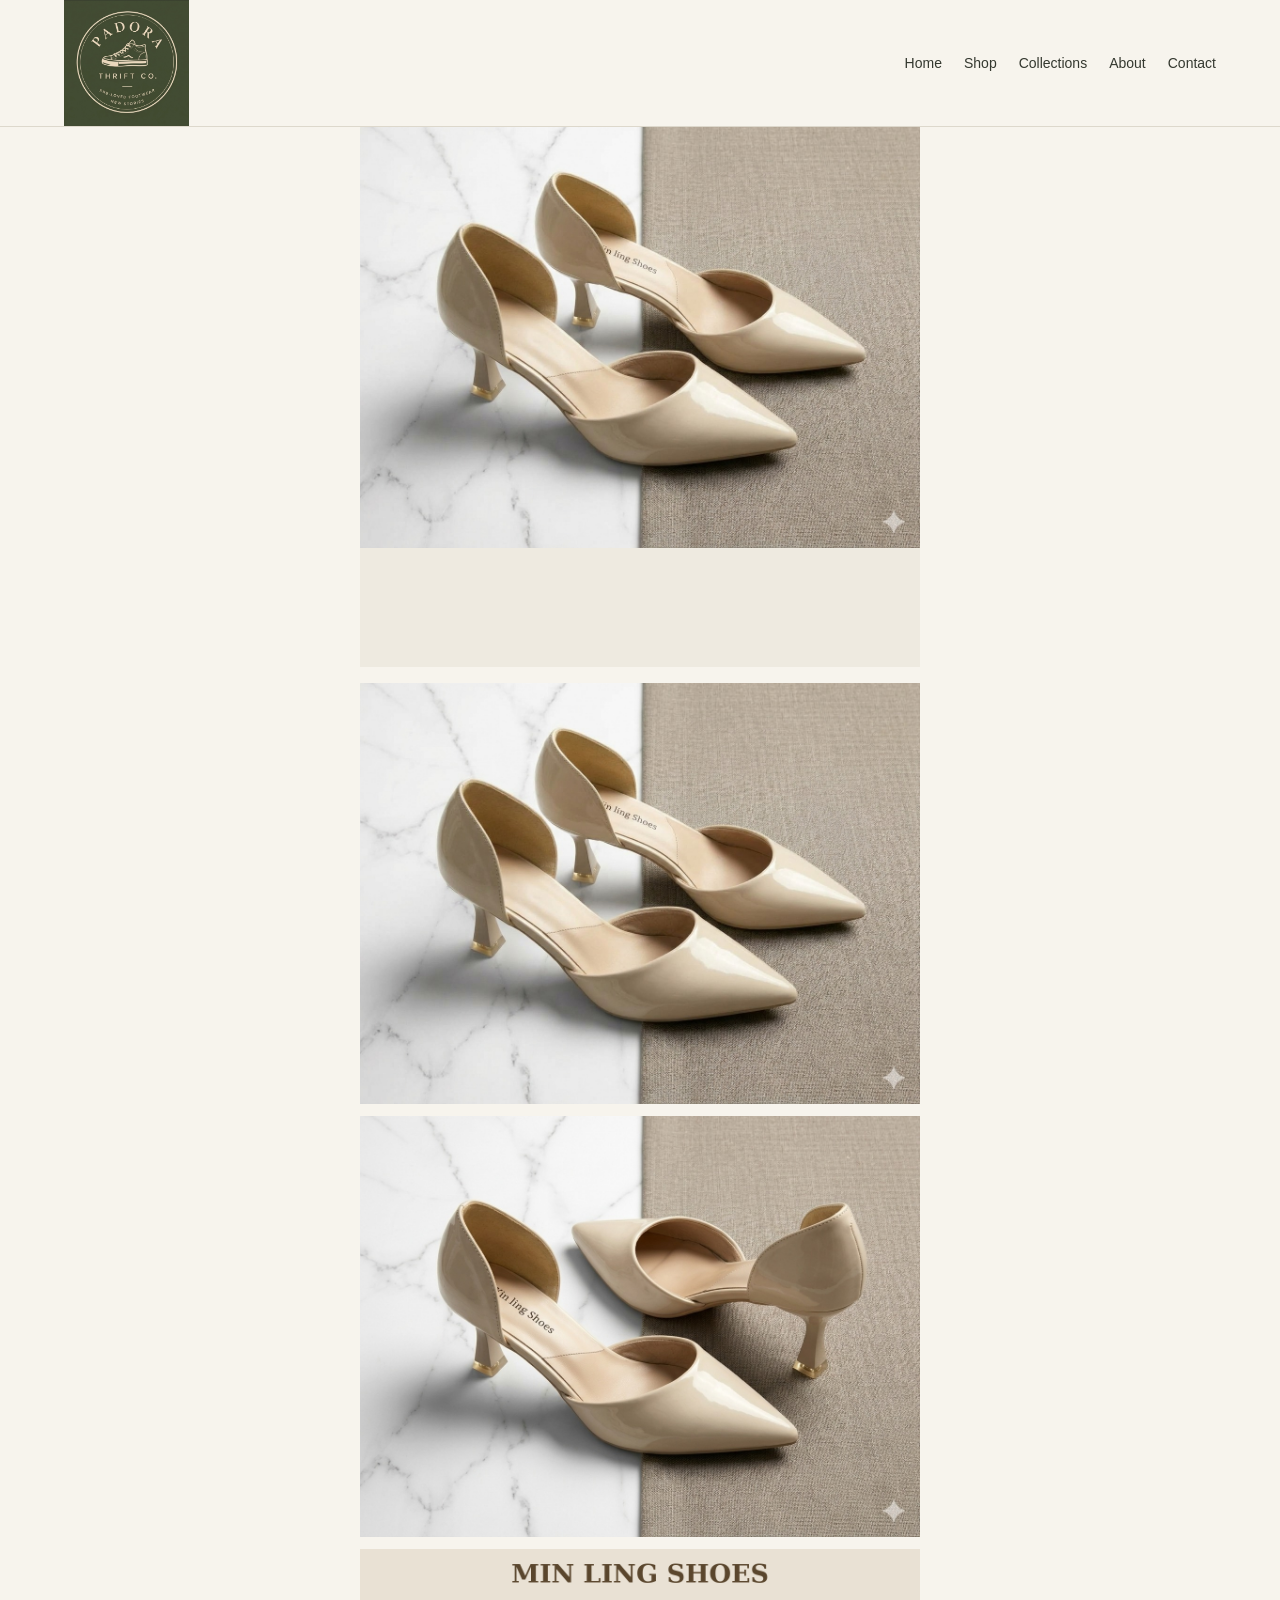
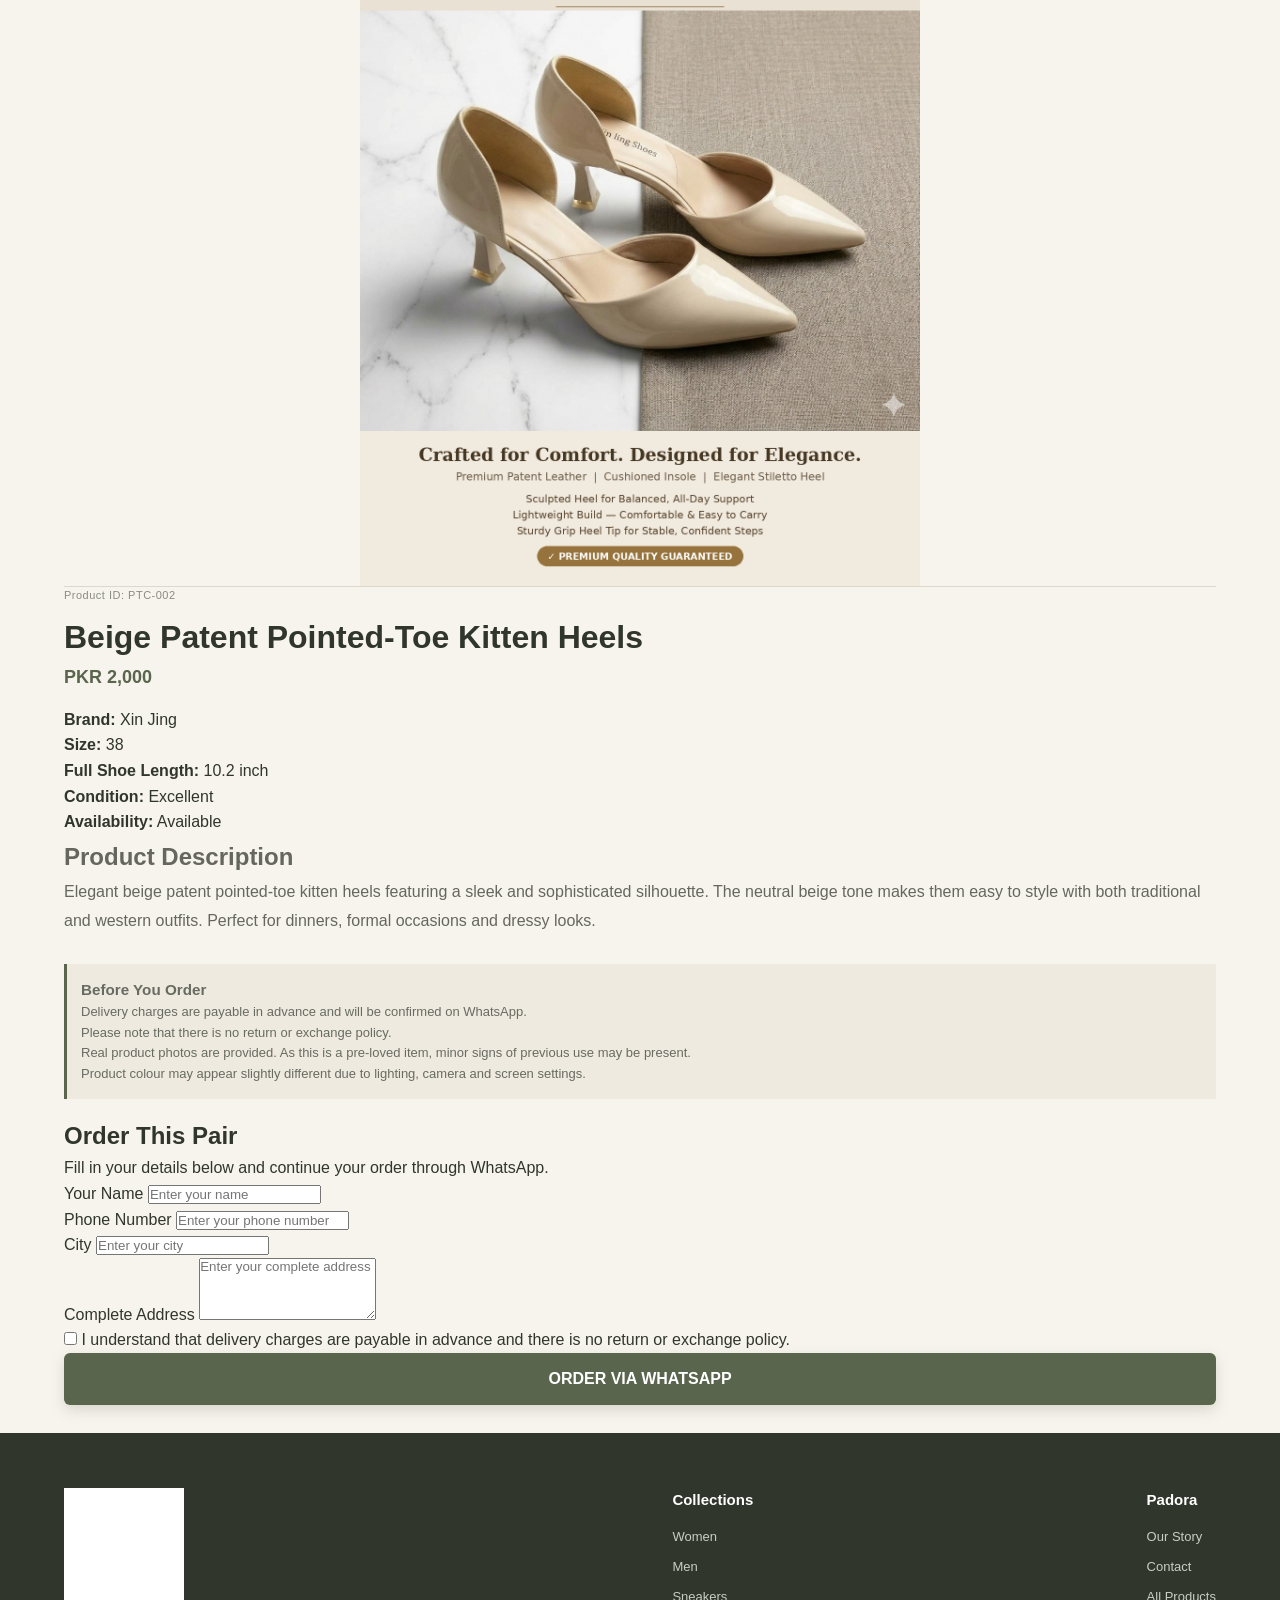
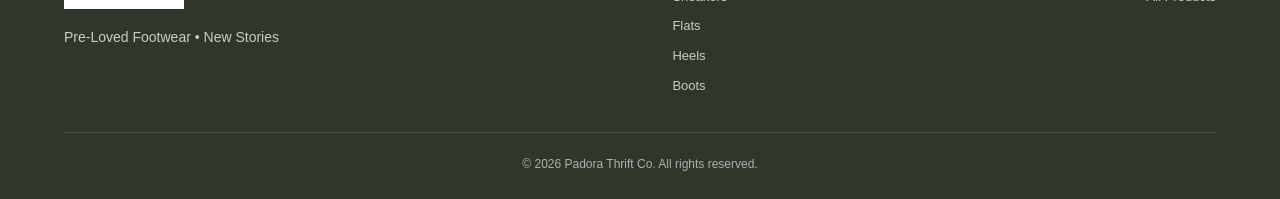
<file: products/product-002.html>
<!DOCTYPE html>
<html lang="en">

<head>

    <meta charset="UTF-8">

    <meta
        name="viewport"
        content="width=device-width, initial-scale=1.0"
    >

    <title>
        PTC-002 | Beige Patent Pointed-Toe Kitten Heels | Padora Thrift Co.
    </title>

    <link
        rel="stylesheet"
        href="../style.css"
    >

</head>


<body>


<!-- =========================
     HEADER
========================= -->

<header class="site-header">

    <div class="container nav-container">

        <a
            href="../index.html"
            class="logo-link"
        >

            <img
                src="../images/logo.png.png"
                alt="Padora Thrift Co. Logo"
            >

        </a>


        <nav class="main-nav">

            <a href="../index.html">
                Home
            </a>

            <a href="shop.html">
                Shop
            </a>

            <a href="../index.html#collections">
                Collections
            </a>

            <a href="../index.html#about">
                About
            </a>

            <a href="../index.html#contact">
                Contact
            </a>

        </nav>

    </div>

</header>



<!-- =========================
     PRODUCT PAGE
========================= -->

<main class="product-page">

    <div class="container">

        <div class="product-detail-grid">


            <!-- =========================
                 PRODUCT IMAGES
            ========================= -->

            <div class="product-gallery">


                <!-- MAIN IMAGE -->

                <div class="main-product-image">

                    <img
                        src="../images/PTC-002%20IMAGE1.jpeg"
                        alt="Beige Patent Pointed-Toe Kitten Heels"
                    >

                </div>


                <!-- THUMBNAILS -->

                <div class="product-thumbnails">

                    <img
                        src="../images/PTC-002%20IMAGE1.jpeg"
                        alt="PTC-002 Image 1"
                    >

                    <img
                        src="../images/PTC-002%20IMAGE2.jpeg"
                        alt="PTC-002 Image 2"
                    >

                    <img
                        src="../images/PTC-002%20IMAGE3.png"
                        alt="PTC-002 Image 3"
                    >

                </div>

            </div>



            <!-- =========================
                 PRODUCT INFORMATION
            ========================= -->

            <div class="product-info">


                <p class="product-id">
                    Product ID: PTC-002
                </p>


                <h1>
                    Beige Patent Pointed-Toe Kitten Heels
                </h1>


                <p class="product-price">
                    PKR 2,000
                </p>



                <!-- PRODUCT DETAILS -->

                <div class="product-details-list">

                    <p>
                        <strong>Brand:</strong>
                        <span>Xin Jing</span>
                    </p>


                    <p>
                        <strong>Size:</strong>
                        <span>38</span>
                    </p>


                    <p>
                        <strong>Full Shoe Length:</strong>
                        <span>10.2 inch</span>
                    </p>


                    <p>
                        <strong>Condition:</strong>
                        <span>Excellent</span>
                    </p>


                    <p>
                        <strong>Availability:</strong>

                        <span class="available-text">
                            Available
                        </span>

                    </p>

                </div>



                <!-- =========================
                     DESCRIPTION
                ========================= -->

                <div class="product-description">

                    <h2>
                        Product Description
                    </h2>

                    <p>
                        Elegant beige patent pointed-toe kitten heels
                        featuring a sleek and sophisticated silhouette.
                        The neutral beige tone makes them easy to style
                        with both traditional and western outfits.
                        Perfect for dinners, formal occasions and
                        dressy looks.
                    </p>

                </div>



                <!-- =========================
                     SHIPPING NOTE
                ========================= -->

                <div class="shipping-note">

                    <h3>
                        Before You Order
                    </h3>

                    <p>
                        Delivery charges are payable in advance
                        and will be confirmed on WhatsApp.
                    </p>

                    <p>
                        Please note that there is no return or
                        exchange policy.
                    </p>

                    <p>
                        Real product photos are provided.
                        As this is a pre-loved item, minor signs
                        of previous use may be present.
                    </p>

                    <p>
                        Product colour may appear slightly different
                        due to lighting, camera and screen settings.
                    </p>

                </div>



                <!-- =========================
                     ORDER SECTION
                ========================= -->

                <div class="order-section">

                    <h2>
                        Order This Pair
                    </h2>

                    <p>
                        Fill in your details below and continue
                        your order through WhatsApp.
                    </p>


                    <form
                        id="orderForm"
                    >


                        <!-- NAME -->

                        <div class="form-group">

                            <label for="customerName">
                                Your Name
                            </label>

                            <input
                                type="text"
                                id="customerName"
                                name="customerName"
                                placeholder="Enter your name"
                                required
                            >

                        </div>



                        <!-- PHONE -->

                        <div class="form-group">

                            <label for="customerPhone">
                                Phone Number
                            </label>

                            <input
                                type="tel"
                                id="customerPhone"
                                name="customerPhone"
                                placeholder="Enter your phone number"
                                required
                            >

                        </div>



                        <!-- CITY -->

                        <div class="form-group">

                            <label for="customerCity">
                                City
                            </label>

                            <input
                                type="text"
                                id="customerCity"
                                name="customerCity"
                                placeholder="Enter your city"
                                required
                            >

                        </div>



                        <!-- ADDRESS -->

                        <div class="form-group">

                            <label for="customerAddress">
                                Complete Address
                            </label>

                            <textarea
                                id="customerAddress"
                                name="customerAddress"
                                rows="4"
                                placeholder="Enter your complete address"
                                required
                            ></textarea>

                        </div>



                        <!-- POLICY -->

                        <div class="form-checkbox">

                            <label>

                                <input
                                    type="checkbox"
                                    id="policyAgreement"
                                    required
                                >

                                I understand that delivery charges
                                are payable in advance and there is
                                no return or exchange policy.

                            </label>

                        </div>



                        <!-- BUTTON -->

                        <button
                            type="submit"
                            class="primary-button order-button"
                        >
                            ORDER VIA WHATSAPP
                        </button>


                    </form>

                </div>


            </div>

        </div>

    </div>

</main>



<!-- =========================
     FOOTER
========================= -->

<footer class="site-footer">

    <div class="container footer-content">


        <!-- FOOTER BRAND -->

        <div class="footer-brand">

            <img
                src="../images/logo.png.png"
                alt="Padora Thrift Co."
            >

            <p>
                Pre-Loved Footwear • New Stories
            </p>

        </div>



        <!-- FOOTER COLLECTIONS -->

        <div class="footer-links">

            <h4>
                Collections
            </h4>

            <a href="shop.html?category=women">
                Women
            </a>

            <a href="shop.html?category=men">
                Men
            </a>

            <a href="shop.html?category=sneakers">
                Sneakers
            </a>

            <a href="shop.html?category=flats">
                Flats
            </a>

            <a href="shop.html?category=heels">
                Heels
            </a>

            <a href="shop.html?category=boots">
                Boots
            </a>

        </div>



        <!-- FOOTER Padora -->

        <div class="footer-links">

            <h4>
                Padora
            </h4>

            <a href="../index.html#about">
                Our Story
            </a>

            <a href="../index.html#contact">
                Contact
            </a>

            <a href="shop.html">
                All Products
            </a>

        </div>


    </div>



    <div class="footer-bottom">

        <div class="container">

            <p>
                © 2026 Padora Thrift Co. All rights reserved.
            </p>

        </div>

    </div>

</footer>



<!-- =========================
     ORDER JAVASCRIPT
========================= -->

<script>

const orderForm =
    document.getElementById("orderForm");


orderForm.addEventListener(
    "submit",
    function(event) {

        event.preventDefault();


        const customerName =
            document.getElementById("customerName").value.trim();


        const customerPhone =
            document.getElementById("customerPhone").value.trim();


        const customerCity =
            document.getElementById("customerCity").value.trim();


        const customerAddress =
            document.getElementById("customerAddress").value.trim();


        const policyAgreement =
            document.getElementById("policyAgreement").checked;


        if (!policyAgreement) {

            alert(
                "Please accept the order policy before continuing."
            );

            return;

        }


        const message =
            `Hello Padora Thrift Co.!

I would like to order this product.

Product ID: PTC-002
Product: Beige Patent Pointed-Toe Kitten Heels
Price: PKR 2,000
Size: 38
Full Shoe Length: 10.2 inch

Customer Name: ${customerName}
Phone: ${customerPhone}
City: ${customerCity}
Address: ${customerAddress}

I understand that delivery charges are payable in advance and there is no return or exchange policy.`;


        const whatsappNumber =
            "923002256465";


        const whatsappURL =
            "https://wa.me/" +
            whatsappNumber +
            "?text=" +
            encodeURIComponent(message);


        window.open(
            whatsappURL,
            "_blank"
        );

    }

);

</script>


</body>

</html>
</file>
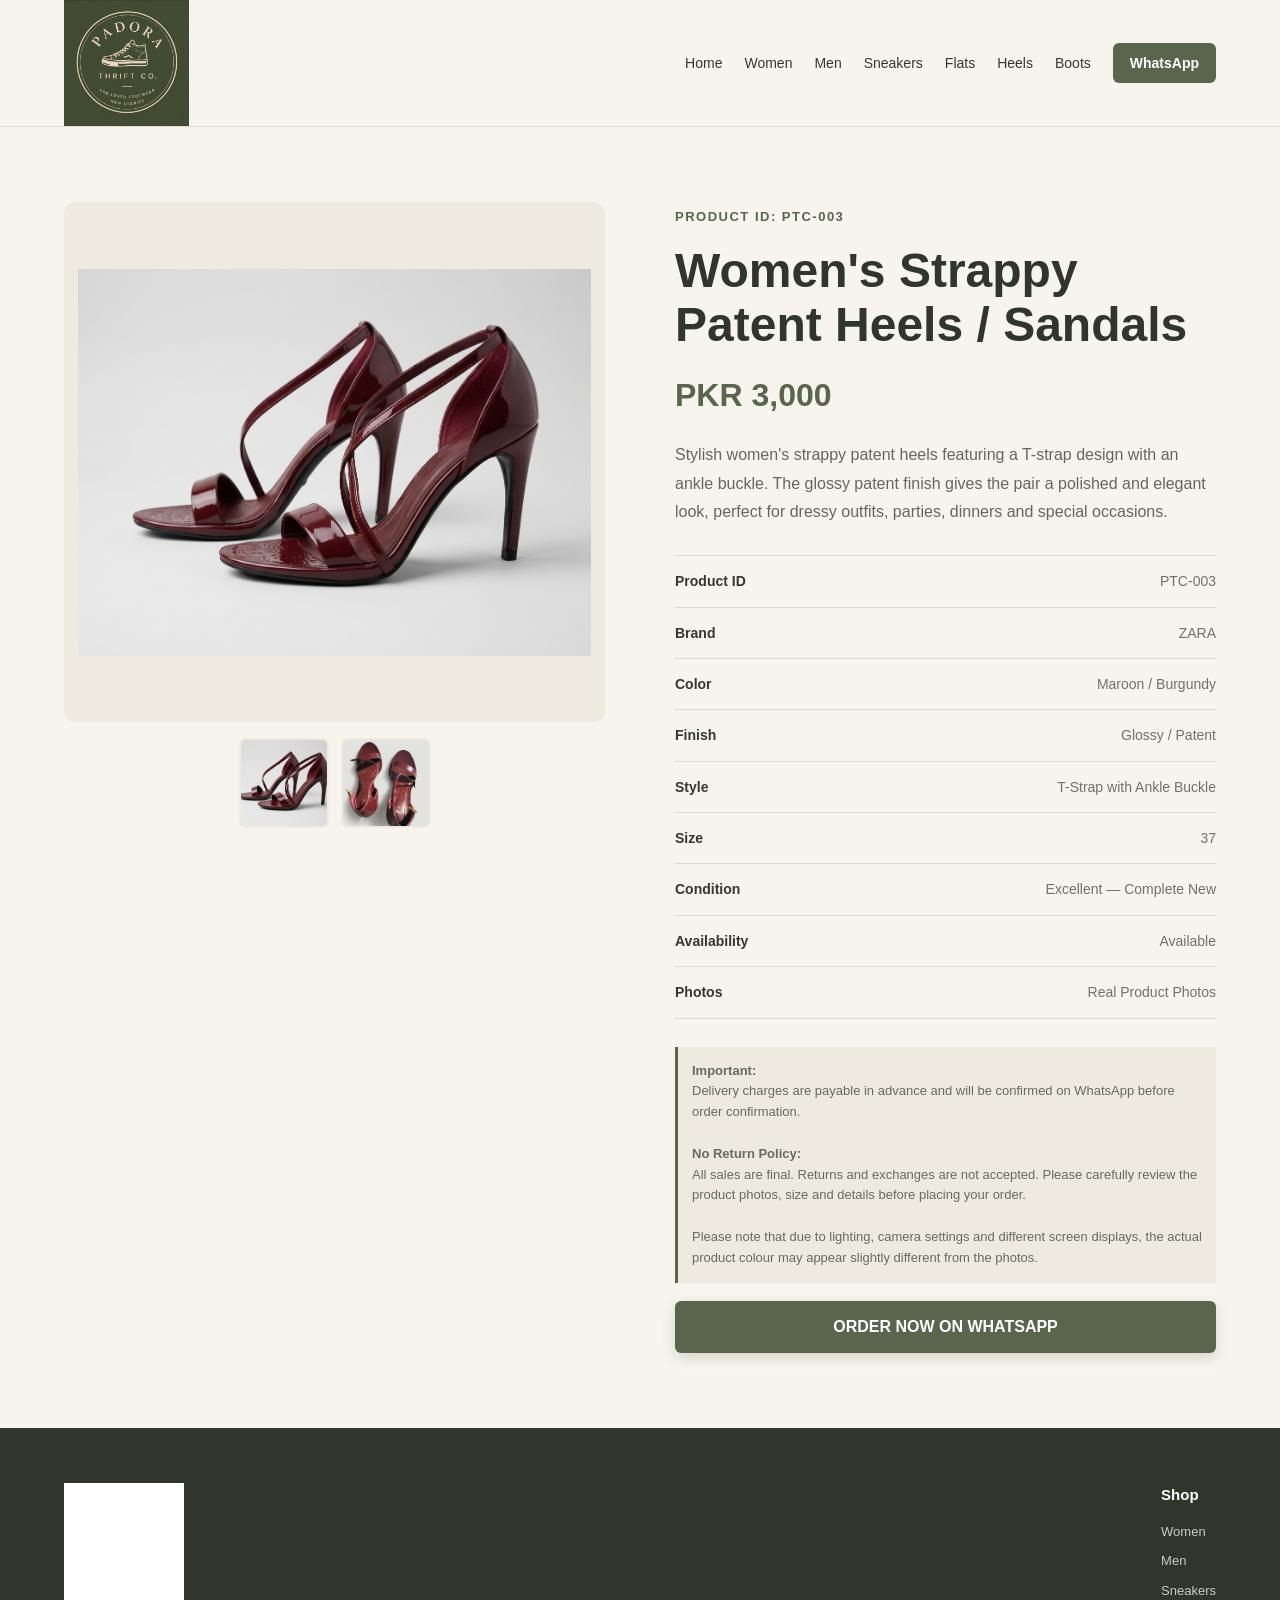
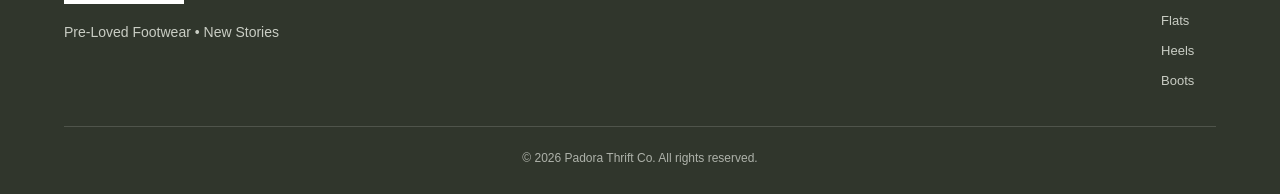
<file: products/product-003.html>
<!DOCTYPE html>
<html lang="en">
<style>
.main-product-image-wrapper {
    width: 100%;
    height: 520px;
    display: flex;
    align-items: center;
    justify-content: center;
    overflow: hidden;
}

.main-product-image-wrapper .main-product-image {
    width: 95%;
    height: 95%;
    max-width: 95%;
    max-height: 95%;
    object-fit: contain;
    object-position: center;
}

.product-thumbnails {
    display: flex;
    justify-content: center;
    gap: 12px;
    margin-top: 18px;
}

.product-thumbnails button {
    width: 90px;
    height: 90px;
    padding: 0;
    overflow: hidden;
}

.product-thumbnails img {
    width: 100%;
    height: 100%;
    object-fit: contain;
}
</style>
<head>

    <meta charset="UTF-8">

    <meta
        name="viewport"
        content="width=device-width, initial-scale=1.0"
    >

    <title>
        PTC-003 | Women's Strappy Patent Heels / Sandals | Padora Thrift Co.
    </title>

    <link
        rel="stylesheet"
        href="../style.css"
    >

</head>


<body>


<header class="site-header">

    <div class="container nav-container">

        <a
            href="../index.html"
            class="logo-link"
        >

            <img
                src="../images/logo.png.png"
                alt="Padora Thrift Co."
            >

        </a>


        <nav class="main-nav">

            <a href="../index.html">
                Home
            </a>

            <a href="shop.html?category=women">
                Women
            </a>

            <a href="shop.html?category=men">
                Men
            </a>

            <a href="shop.html?category=sneakers">
                Sneakers
            </a>

            <a href="shop.html?category=flats">
                Flats
            </a>

            <a href="shop.html?category=heels">
                Heels
            </a>

            <a href="shop.html?category=boots">
                Boots
            </a>

            <a
                href="https://wa.me/923002256465"
                target="_blank"
                class="nav-button"
            >
                WhatsApp
            </a>

        </nav>

    </div>

</header>



<section class="product-detail-section">

    <div class="container">

        <div class="product-detail">


            <div class="product-gallery">

                <div class="main-product-image-wrapper">

                    <img
                        id="mainProductImage"
                        class="main-product-image"
                        src="../images/PTC-003%20IMAGE1.jfif"
                        alt="Women's Strappy Patent Heels / Sandals"
                    >

                </div>


                <div class="product-thumbnails">

                    <button
                        type="button"
                        onclick="changeImage('../images/PTC-003%20IMAGE1.jfif')"
                    >

                        <img
                            src="../images/PTC-003%20IMAGE1.jfif"
                            alt="PTC-003 Image 1"
                        >

                    </button>


                    <button
                        type="button"
                        onclick="changeImage('../images/PTC-003%20IMAGE2.jfif')"
                    >

                        <img
                            src="../images/PTC-003%20IMAGE2.jfif"
                            alt="PTC-003 Image 2"
                        >

                    </button>

                </div>

            </div>



            <div class="product-detail-content">

                <p class="eyebrow">
                    Product ID: PTC-003
                </p>


                <h1>
                    Women's Strappy Patent Heels / Sandals
                </h1>


                <div class="product-detail-price">
                    PKR 3,000
                </div>


                <p class="product-description">

                    Stylish women's strappy patent heels featuring
                    a T-strap design with an ankle buckle.
                    The glossy patent finish gives the pair a
                    polished and elegant look, perfect for dressy
                    outfits, parties, dinners and special occasions.

                </p>



                <div class="product-info">


                    <div class="product-info-row">

                        <strong>
                            Product ID
                        </strong>

                        <span>
                            PTC-003
                        </span>

                    </div>


                    <div class="product-info-row">

                        <strong>
                            Brand
                        </strong>

                        <span>
                            ZARA
                        </span>

                    </div>


                    <div class="product-info-row">

                        <strong>
                            Color
                        </strong>

                        <span>
                            Maroon / Burgundy
                        </span>

                    </div>


                    <div class="product-info-row">

                        <strong>
                            Finish
                        </strong>

                        <span>
                            Glossy / Patent
                        </span>

                    </div>


                    <div class="product-info-row">

                        <strong>
                            Style
                        </strong>

                        <span>
                            T-Strap with Ankle Buckle
                        </span>

                    </div>


                    <div class="product-info-row">

                        <strong>
                            Size
                        </strong>

                        <span>
                            37
                        </span>

                    </div>


                    <div class="product-info-row">

                        <strong>
                            Condition
                        </strong>

                        <span>
                            Excellent — Complete New
                        </span>

                    </div>


                    <div class="product-info-row">

                        <strong>
                            Availability
                        </strong>

                        <span>
                            Available
                        </span>

                    </div>


                    <div class="product-info-row">

                        <strong>
                            Photos
                        </strong>

                        <span>
                            Real Product Photos
                        </span>

                    </div>

                </div>



                <div class="shipping-note">

                    <strong>
                        Important:
                    </strong>

                    <br>

                    Delivery charges are payable in advance
                    and will be confirmed on WhatsApp before
                    order confirmation.


                    <br><br>


                    <strong>
                        No Return Policy:
                    </strong>

                    <br>

                    All sales are final. Returns and exchanges
                    are not accepted. Please carefully review
                    the product photos, size and details before
                    placing your order.


                    <br><br>


                    Please note that due to lighting, camera
                    settings and different screen displays,
                    the actual product colour may appear slightly
                    different from the photos.

                </div>



                <button
                    type="button"
                    class="order-button"
                    onclick="openOrderForm()"
                >

                    ORDER NOW ON WHATSAPP

                </button>



                <div
                    id="orderFormWrapper"
                    class="order-form-wrapper"
                >

                    <h2>
                        Place Your Order
                    </h2>


                    <p>
                        Enter your details below. Your order will
                        be confirmed through WhatsApp.
                    </p>


                    <form
                        class="order-form"
                        onsubmit="sendWhatsAppOrder(event)"
                    >


                        <label for="customerName">
                            Full Name
                        </label>

                        <input
                            type="text"
                            id="customerName"
                            required
                            placeholder="Enter your full name"
                        >


                        <label for="customerPhone">
                            Phone Number
                        </label>

                        <input
                            type="tel"
                            id="customerPhone"
                            required
                            placeholder="Enter your phone number"
                        >


                        <label for="customerAddress">
                            Delivery Address
                        </label>

                        <textarea
                            id="customerAddress"
                            required
                            placeholder="Enter your complete delivery address"
                        ></textarea>


                        <button
                            type="submit"
                            class="whatsapp-order-button"
                        >

                            CONFIRM ORDER ON WHATSAPP

                        </button>

                    </form>

                </div>

            </div>

        </div>

    </div>

</section>



<footer class="site-footer">

    <div class="container">

        <div class="footer-content">


            <div class="footer-brand">

                <img
                    src="../images/logo.png.png"
                    alt="Padora Thrift Co."
                >

                <p>
                    Pre-Loved Footwear • New Stories
                </p>

            </div>


            <div class="footer-links">

                <h4>
                    Shop
                </h4>

                <a href="shop.html?category=women">
                    Women
                </a>

                <a href="shop.html?category=men">
                    Men
                </a>

                <a href="shop.html?category=sneakers">
                    Sneakers
                </a>

                <a href="shop.html?category=flats">
                    Flats
                </a>

                <a href="shop.html?category=heels">
                    Heels
                </a>

                <a href="shop.html?category=boots">
                    Boots
                </a>

            </div>

        </div>


        <div class="footer-bottom">

            © 2026 Padora Thrift Co.
            All rights reserved.

        </div>

    </div>

</footer>



<script>


function changeImage(imagePath) {

    document.getElementById(
        "mainProductImage"
    ).src = imagePath;

}



function openOrderForm() {

    const form =
        document.getElementById(
            "orderFormWrapper"
        );


    form.classList.toggle("active");


    if (
        form.classList.contains("active")
    ) {

        form.scrollIntoView({

            behavior: "smooth",

            block: "start"

        });

    }

}



function sendWhatsAppOrder(event) {

    event.preventDefault();


    const name =
        document.getElementById(
            "customerName"
        ).value;


    const phone =
        document.getElementById(
            "customerPhone"
        ).value;


    const address =
        document.getElementById(
            "customerAddress"
        ).value;


    const message =

        "Hello Padora Thrift Co.%0A%0A" +

        "I want to place an order.%0A%0A" +

        "Product ID: PTC-003%0A" +

        "Product: Women's Strappy Patent Heels / Sandals%0A" +

        "Price: PKR 3,000%0A" +

        "Brand: ZARA%0A" +

        "Color: Maroon / Burgundy%0A" +

        "Size: 37%0A%0A" +

        "Customer Name: " +

        encodeURIComponent(name) +

        "%0A" +

        "Phone: " +

        encodeURIComponent(phone) +

        "%0A" +

        "Address: " +

        encodeURIComponent(address) +

        "%0A%0A" +

        "I understand that delivery charges are payable " +

        "in advance, the amount will be confirmed on " +

        "WhatsApp, and there is no return policy.";


    window.open(

        "https://wa.me/923002256465?text=" +
        message,

        "_blank"

    );

}


</script>


</body>

</html>
</file>
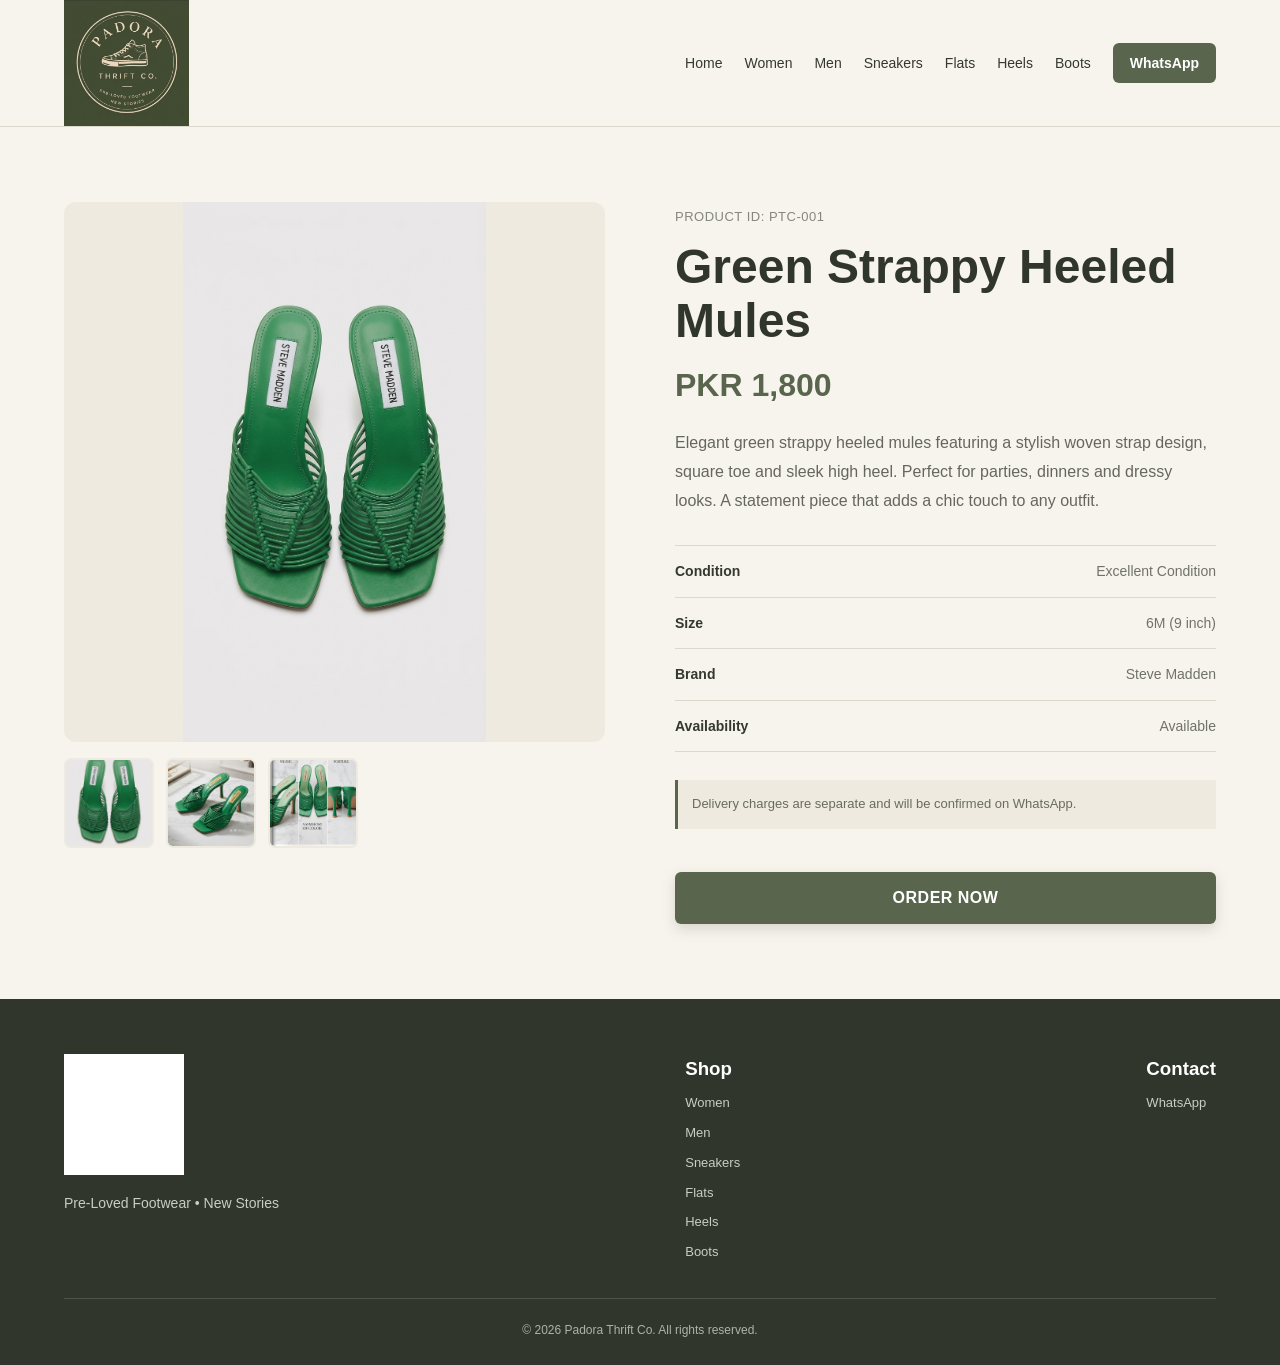
<file: products/product.html>
<!DOCTYPE html>
<html lang="en">

<head>

    <meta charset="UTF-8">

    <meta
        name="viewport"
        content="width=device-width, initial-scale=1.0"
    >

    <title>
        PTC-001 | Green Strappy Heeled Mules | Padora Thrift Co.
    </title>

    <link
        rel="stylesheet"
        href="../style.css"
    >

    <style>

        /* =================================
           PRODUCT PAGE
        ================================= */

        .product-detail-section {
            padding: 75px 0;
            background: #f7f4ed;
        }

        .product-detail {
            display: grid;
            grid-template-columns: minmax(0, 1fr) minmax(0, 1fr);
            gap: 70px;
            align-items: start;
        }


        /* =================================
           GALLERY
        ================================= */

        .product-gallery {
            width: 100%;
            max-width: 560px;
            margin: 0 auto;
        }

        .main-product-image-wrapper {
            width: 100%;
            background: #eeeae0;
            border-radius: 12px;
            overflow: hidden;
        }

        .main-product-image {
            display: block;
            width: 100%;
            height: 540px;
            object-fit: contain;
            background: #eeeae0;
        }

        .product-thumbnails {
            display: flex;
            gap: 12px;
            margin-top: 16px;
            flex-wrap: wrap;
        }

        .product-thumbnails button {
            width: 90px;
            height: 90px;
            padding: 0;
            border: 2px solid transparent;
            border-radius: 7px;
            overflow: hidden;
            background: #eeeae0;
            cursor: pointer;
            transition: 0.25s ease;
        }

        .product-thumbnails button:hover {
            border-color: #59654c;
        }

        .product-thumbnails img {
            width: 100%;
            height: 100%;
            object-fit: cover;
        }


        /* =================================
           PRODUCT CONTENT
        ================================= */

        .product-detail-content {
            padding-top: 5px;
        }

        .product-id {
            font-size: 13px;
            color: #85867e;
            margin-bottom: 12px;
            letter-spacing: 0.5px;
        }

        .product-detail-content h1 {
            font-size: 48px;
            line-height: 1.12;
            color: #30362c;
            margin-bottom: 18px;
            font-weight: 700;
        }

        .product-detail-price {
            font-size: 32px;
            line-height: 1.2;
            font-weight: 700;
            color: #59654c;
            margin-bottom: 25px;
        }

        .product-description {
            color: #65675f;
            font-size: 16px;
            line-height: 1.8;
            margin-bottom: 30px;
            max-width: 600px;
        }


        /* =================================
           PRODUCT INFORMATION
        ================================= */

        .product-info {
            border-top: 1px solid #ddd8cc;
            margin-bottom: 28px;
        }

        .product-info-row {
            display: flex;
            justify-content: space-between;
            align-items: center;
            gap: 20px;
            padding: 14px 0;
            border-bottom: 1px solid #ddd8cc;
            font-size: 14px;
        }

        .product-info-row strong {
            color: #34382f;
        }

        .product-info-row span {
            color: #70726a;
            text-align: right;
        }


        /* =================================
           AVAILABLE BADGE
        ================================= */

        .available-badge {
            display: inline-block;
            background: #e5ecde;
            color: #59654c;
            padding: 7px 13px;
            border-radius: 5px;
            font-size: 12px;
            font-weight: 700;
            margin-bottom: 20px;
        }


        /* =================================
           ORDER NOW BUTTON
        ================================= */

        .order-button {
            display: block;
            width: 100%;
            background: #59654c !important;
            color: #ffffff !important;
            border: none;
            padding: 17px 22px;
            border-radius: 6px;
            font-size: 16px;
            font-weight: 700;
            letter-spacing: 0.5px;
            text-align: center;
            cursor: pointer;
            transition: all 0.25s ease;
            box-shadow: 0 5px 14px rgba(89, 101, 76, 0.20);
        }

        .order-button:hover {
            background: #404b37 !important;
            transform: translateY(-2px);
            box-shadow: 0 8px 18px rgba(89, 101, 76, 0.25);
        }


        /* =================================
           ORDER FORM
        ================================= */

        .order-form-wrapper {
            display: none;
            margin-top: 30px;
            background: #f0ece3;
            padding: 30px;
            border-radius: 10px;
            border: 1px solid #ddd8cc;
        }

        .order-form-wrapper.active {
            display: block;
        }

        .order-form-wrapper h2 {
            font-size: 28px;
            color: #30362c;
            margin-bottom: 8px;
        }

        .order-form-wrapper > p {
            color: #77786f;
            font-size: 14px;
            margin-bottom: 24px;
        }

        .order-form {
            display: flex;
            flex-direction: column;
            gap: 15px;
        }

        .order-form label {
            font-size: 13px;
            font-weight: 600;
            color: #44483e;
            margin-bottom: -7px;
        }

        .order-form input,
        .order-form textarea {
            width: 100%;
            border: 1px solid #d5d0c5;
            background: #ffffff;
            padding: 13px;
            border-radius: 5px;
            outline: none;
            font-size: 14px;
        }

        .order-form input:focus,
        .order-form textarea:focus {
            border-color: #59654c;
        }

        .order-form textarea {
            min-height: 100px;
            resize: vertical;
        }

        .whatsapp-order-button {
            width: 100%;
            background: #59654c;
            color: white;
            border: none;
            padding: 15px;
            border-radius: 6px;
            cursor: pointer;
            font-weight: 700;
            font-size: 14px;
            transition: 0.25s ease;
        }

        .whatsapp-order-button:hover {
            background: #404b37;
        }


        /* =================================
           SHIPPING NOTE
        ================================= */

        .shipping-note {
            margin-top: 18px;
            padding: 14px;
            background: #eeeae0;
            border-left: 3px solid #59654c;
            color: #686b62;
            font-size: 13px;
            line-height: 1.6;
        }


        /* =================================
           MOBILE
        ================================= */

        @media (max-width: 900px) {

            .product-detail {
                grid-template-columns: 1fr;
                gap: 45px;
            }

            .product-gallery {
                max-width: 560px;
                margin: 0 auto;
            }

            .product-detail-content {
                width: 100%;
            }

        }


        @media (max-width: 600px) {

            .product-detail-section {
                padding: 45px 0;
            }

            .product-detail {
                gap: 30px;
            }

            .main-product-image {
                height: 380px;
            }

            .product-detail-content h1 {
                font-size: 34px;
            }

            .product-detail-price {
                font-size: 28px;
            }

            .product-description {
                font-size: 15px;
            }

            .product-thumbnails {
                gap: 8px;
            }

            .product-thumbnails button {
                width: 72px;
                height: 72px;
            }

            .order-form-wrapper {
                padding: 22px;
            }

        }

    </style>

</head>


<body>


    <!-- =================================
         HEADER
    ================================= -->

    <header class="site-header">

        <div class="container nav-container">

            <a
                href="../index.html"
                class="logo-link"
            >

                <img
                    src="../images/logo.png.png"
                    alt="Padora Thrift Co."
                >

            </a>


            <nav class="main-nav">

                <a href="../index.html">
                    Home
                </a>

                <a href="shop.html?category=women">
                    Women
                </a>

                <a href="shop.html?category=men">
                    Men
                </a>

                <a href="shop.html?category=sneakers">
                    Sneakers
                </a>

                <a href="shop.html?category=flats">
                    Flats
                </a>

                <a href="shop.html?category=heels">
                    Heels
                </a>

                <a href="shop.html?category=boots">
                    Boots
                </a>

                <a
                    href="https://wa.me/923002256465"
                    target="_blank"
                    class="nav-button"
                >
                    WhatsApp
                </a>

            </nav>

        </div>

    </header>



    <!-- =================================
         PRODUCT
    ================================= -->

    <main>

        <section class="product-detail-section">

            <div class="container">

                <div class="product-detail">


                    <!-- =================================
                         LEFT: PRODUCT GALLERY
                    ================================= -->

                    <div class="product-gallery">


                        <div class="main-product-image-wrapper">

                            <img
                                id="mainProductImage"
                                class="main-product-image"
                                src="../images/PTC-001%20IMAGE%201.jpeg"
                                alt="Green Strappy Heeled Mules"
                            >

                        </div>


                        <!-- THUMBNAILS -->

                        <div class="product-thumbnails">


                            <button
                                type="button"
                                onclick="changeImage('../images/PTC-001%20IMAGE%201.jpeg')"
                            >

                                <img
                                    src="../images/PTC-001%20IMAGE%201.jpeg"
                                    alt="PTC-001 Image 1"
                                >

                            </button>


                            <button
                                type="button"
                                onclick="changeImage('../images/PTC-001%20IMAGE2.jpeg')"
                            >

                                <img
                                    src="../images/PTC-001%20IMAGE2.jpeg"
                                    alt="PTC-001 Image 2"
                                >

                            </button>


                            <button
                                type="button"
                                onclick="changeImage('../images/PTC-001%20IMAGE3.jpeg')"
                            >

                                <img
                                    src="../images/PTC-001%20IMAGE3.jpeg"
                                    alt="PTC-001 Image 3"
                                >

                            </button>


                        </div>

                    </div>



                    <!-- =================================
                         RIGHT: PRODUCT INFORMATION
                    ================================= -->

                    <div class="product-detail-content">


                        <div class="product-id">
                            PRODUCT ID: PTC-001
                        </div>


                        <h1>
                            Green Strappy Heeled Mules
                        </h1>


                        <div class="product-detail-price">
                            PKR 1,800
                        </div>


                        <div class="available-badge">
                            ✓ AVAILABLE
                        </div>


                        <p class="product-description">

                            Elegant green strappy heeled mules featuring
                            a stylish woven strap design, square toe and
                            sleek high heel. Perfect for parties, dinners
                            and dressy looks. A statement piece that adds
                            a chic touch to any outfit.

                        </p>


                        <!-- PRODUCT DETAILS -->

                        <div class="product-info">


                            <div class="product-info-row">

                                <strong>
                                    Condition
                                </strong>

                                <span>
                                    Excellent Condition
                                </span>

                            </div>


                            <div class="product-info-row">

                                <strong>
                                    Size
                                </strong>

                                <span>
                                    6M (9 inch)
                                </span>

                            </div>


                            <div class="product-info-row">

                                <strong>
                                    Brand
                                </strong>

                                <span>
                                    Steve Madden
                                </span>

                            </div>


                            <div class="product-info-row">

                                <strong>
                                    Availability
                                </strong>

                                <span>
                                    Available
                                </span>

                            </div>


                        </div>


                        <!-- SHIPPING -->

                        <div class="shipping-note">

                            Delivery charges are separate and will be
                            confirmed on WhatsApp.

                        </div>


                        <br>


                        <!-- ORDER NOW -->

                        <button
                            type="button"
                            class="order-button"
                            onclick="showOrderForm()"
                        >

                            ORDER NOW

                        </button>



                        <!-- =================================
                             ORDER FORM
                        ================================= -->

                        <div
                            id="orderFormWrapper"
                            class="order-form-wrapper"
                        >

                            <h2>
                                Place Your Order
                            </h2>

                            <p>
                                Enter your details and we’ll confirm
                                your order on WhatsApp.
                            </p>


                            <form
                                class="order-form"
                                onsubmit="placeOrder(event)"
                            >


                                <label for="customerName">
                                    Full Name
                                </label>

                                <input
                                    type="text"
                                    id="customerName"
                                    placeholder="Enter your full name"
                                    required
                                >


                                <label for="customerPhone">
                                    WhatsApp / Phone
                                </label>

                                <input
                                    type="tel"
                                    id="customerPhone"
                                    placeholder="03XX XXXXXXX"
                                    required
                                >


                                <label for="customerAddress">
                                    Complete Delivery Address
                                </label>

                                <textarea
                                    id="customerAddress"
                                    placeholder="House number, street, area..."
                                    required
                                ></textarea>


                                <label for="customerCity">
                                    City
                                </label>

                                <input
                                    type="text"
                                    id="customerCity"
                                    placeholder="Enter your city"
                                    required
                                >


                                <label for="customerNotes">
                                    Additional Notes
                                </label>

                                <textarea
                                    id="customerNotes"
                                    placeholder="Any additional information..."
                                ></textarea>


                                <button
                                    type="submit"
                                    class="whatsapp-order-button"
                                >

                                    PLACE ORDER ON WHATSAPP

                                </button>


                            </form>

                        </div>

                    </div>

                </div>

            </div>

        </section>

    </main>



    <!-- =================================
         FOOTER
    ================================= -->

    <footer class="site-footer">

        <div class="container">

            <div class="footer-content">


                <div class="footer-brand">

                    <img
                        src="../images/logo.png.png"
                        alt="Padora Thrift Co."
                    >

                    <p>
                        Pre-Loved Footwear • New Stories
                    </p>

                </div>


                <div class="footer-links">

                    <h3>
                        Shop
                    </h3>

                    <a href="shop.html?category=women">
                        Women
                    </a>

                    <a href="shop.html?category=men">
                        Men
                    </a>

                    <a href="shop.html?category=sneakers">
                        Sneakers
                    </a>

                    <a href="shop.html?category=flats">
                        Flats
                    </a>

                    <a href="shop.html?category=heels">
                        Heels
                    </a>

                    <a href="shop.html?category=boots">
                        Boots
                    </a>

                </div>


                <div class="footer-links">

                    <h3>
                        Contact
                    </h3>

                    <a
                        href="https://wa.me/923002256465"
                        target="_blank"
                    >
                        WhatsApp
                    </a>

                </div>


            </div>


            <div class="footer-bottom">

                <p>
                    © 2026 Padora Thrift Co. All rights reserved.
                </p>

            </div>

        </div>

    </footer>



    <!-- =================================
         JAVASCRIPT
    ================================= -->

    <script>


        /* =================================
           CHANGE PRODUCT IMAGE
        ================================= */

        function changeImage(imagePath) {

            document.getElementById(
                "mainProductImage"
            ).src = imagePath;

        }



        /* =================================
           SHOW ORDER FORM
        ================================= */

        function showOrderForm() {

            const formWrapper =
                document.getElementById(
                    "orderFormWrapper"
                );

            formWrapper.classList.add(
                "active"
            );

            setTimeout(() => {

                formWrapper.scrollIntoView({
                    behavior: "smooth",
                    block: "start"
                });

            }, 100);

        }



        /* =================================
           PLACE WHATSAPP ORDER
        ================================= */

        function placeOrder(event) {

            event.preventDefault();


            const customerName =
                document.getElementById(
                    "customerName"
                ).value.trim();


            const customerPhone =
                document.getElementById(
                    "customerPhone"
                ).value.trim();


            const customerAddress =
                document.getElementById(
                    "customerAddress"
                ).value.trim();


            const customerCity =
                document.getElementById(
                    "customerCity"
                ).value.trim();


            const customerNotes =
                document.getElementById(
                    "customerNotes"
                ).value.trim();


            const message =

`Hello Padora Thrift Co. 👋

I would like to place an order.

Product ID: PTC-001
Product: Green Strappy Heeled Mules
Price: PKR 1,800
Size: 6M (9 inch)
Brand: Steve Madden

Customer Name: ${customerName}
WhatsApp / Phone: ${customerPhone}

Delivery Address:
${customerAddress}

City:
${customerCity}

Additional Notes:
${customerNotes || "None"}

Please confirm availability and delivery charges. Thank you!`;


            const whatsappURL =
                "https://wa.me/923002256465?text="
                + encodeURIComponent(message);


            window.open(
                whatsappURL,
                "_blank"
            );

        }

    </script>


</body>

</html>
</file>
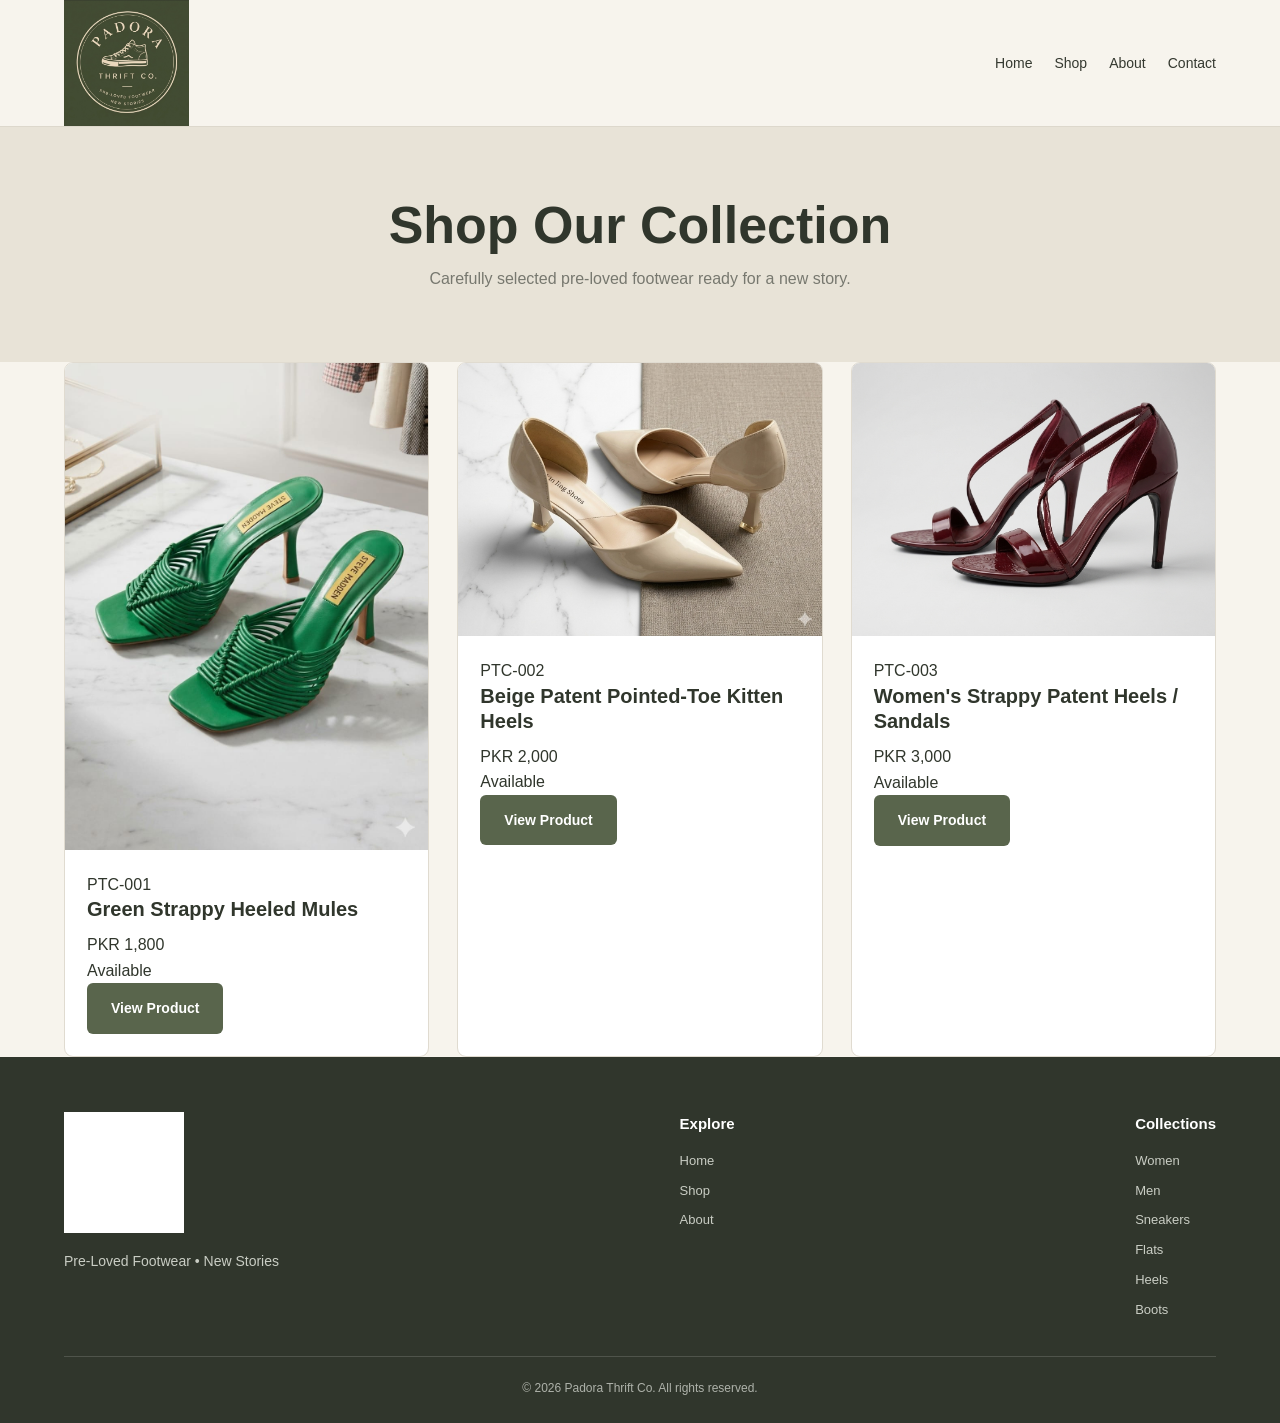
<file: products/shop.html>
<!DOCTYPE html>
<html lang="en">

<head>

    <meta charset="UTF-8">

    <meta
        name="viewport"
        content="width=device-width, initial-scale=1.0"
    >

    <title>
        Shop | Padora Thrift Co.
    </title>

    <link
        rel="stylesheet"
        href="../style.css"
    >

</head>


<body>


    <!-- HEADER -->

    <header class="site-header">

        <div class="container nav-container">

            <a
                href="../index.html"
                class="logo-link"
            >

                <img
                    src="../images/logo.png.png"
                    alt="Padora Thrift Co. Logo"
                >

            </a>


            <nav class="main-nav">

                <a href="../index.html">
                    Home
                </a>

                <a href="shop.html">
                    Shop
                </a>

                <a href="../index.html#about">
                    About
                </a>

                <a href="../index.html#contact">
                    Contact
                </a>

            </nav>

        </div>

    </header>



    <!-- COLLECTION HEADING -->

    <section class="collection-hero">

        <div class="container">

            <h1 id="collectionTitle">
                Shop Our Collection
            </h1>

            <p id="collectionDescription">
                Carefully selected pre-loved footwear ready for a new story.
            </p>

        </div>

    </section>



    <!-- PRODUCTS -->

    <main class="collection-products">

        <div class="container">

            <div
                class="product-grid"
                id="productGrid"
            ></div>


            <p
                class="no-products"
                id="noProducts"
                style="display:none;"
            >
                No products are available in this collection yet.
            </p>

        </div>

    </main>



    <!-- FOOTER -->

    <footer class="site-footer">

        <div class="container footer-content">


            <div class="footer-brand">

                <img
                    src="../images/logo.png.png"
                    alt="Padora Thrift Co. Logo"
                >

                <p>
                    Pre-Loved Footwear • New Stories
                </p>

            </div>



            <div class="footer-links">

                <h4>
                    Explore
                </h4>

                <a href="../index.html">
                    Home
                </a>

                <a href="shop.html">
                    Shop
                </a>

                <a href="../index.html#about">
                    About
                </a>

            </div>



            <div class="footer-links">

                <h4>
                    Collections
                </h4>

                <a href="shop.html?category=women">
                    Women
                </a>

                <a href="shop.html?category=men">
                    Men
                </a>

                <a href="shop.html?category=sneakers">
                    Sneakers
                </a>

                <a href="shop.html?category=flats">
                    Flats
                </a>

                <a href="shop.html?category=heels">
                    Heels
                </a>

                <a href="shop.html?category=boots">
                    Boots
                </a>

            </div>

        </div>



        <div class="footer-bottom">

            <div class="container">

                <p>
                    © 2026 Padora Thrift Co. All rights reserved.
                </p>

            </div>

        </div>

    </footer>



    <script>


        /* =========================================
           PRODUCTS
        ========================================= */

        const products = [

            {
                id: "PTC-001",
                name: "Green Strappy Heeled Mules",
                price: "PKR 1,800",
                category: "heels",
                image: "../images/PTC-001%20IMAGE2.jpeg",
                link: "product.html",
                availability: "Available"
            },


            {
                id: "PTC-002",
                name: "Beige Patent Pointed-Toe Kitten Heels",
                price: "PKR 2,000",
                category: "heels",
                image: "../images/PTC-002%20IMAGE2.jpeg",
                link: "product-002.html",
                availability: "Available"
            },


            {
                id: "PTC-003",
                name: "Women's Strappy Patent Heels / Sandals",
                price: "PKR 3,000",
                category: "heels",
                image: "../images/PTC-003%20IMAGE1.jfif",
                link: "product-003.html",
                availability: "Available"
            }

        ];



        /* =========================================
           CATEGORY HEADINGS
        ========================================= */

        const categoryNames = {

            women: "Women’s Collection",

            men: "Men’s Collection",

            sneakers: "Sneakers Collection",

            flats: "Flats Collection",

            heels: "Heels Collection",

            boots: "Boots Collection"

        };



        const categoryDescriptions = {

            women:
                "Explore our carefully selected pre-loved footwear for women.",

            men:
                "Explore our carefully selected pre-loved footwear for men.",

            sneakers:
                "Comfortable and stylish pre-loved sneakers.",

            flats:
                "Easy, elegant and versatile pre-loved flats.",

            heels:
                "Elegant pre-loved heels selected for your next occasion.",

            boots:
                "Statement pre-loved boots ready for a new story."

        };



        /* =========================================
           GET CATEGORY FROM URL
        ========================================= */

        const params =
            new URLSearchParams(
                window.location.search
            );


        const category =
            params.get("category");



        const collectionTitle =
            document.getElementById(
                "collectionTitle"
            );


        const collectionDescription =
            document.getElementById(
                "collectionDescription"
            );


        const productGrid =
            document.getElementById(
                "productGrid"
            );


        const noProducts =
            document.getElementById(
                "noProducts"
            );



        /* =========================================
           CHANGE HEADING
        ========================================= */

        if (
            category &&
            categoryNames[category]
        ) {

            collectionTitle.textContent =
                categoryNames[category];


            collectionDescription.textContent =
                categoryDescriptions[category];

        }



        /* =========================================
           FILTER PRODUCTS
        ========================================= */

        let visibleProducts =
            products;


        if (category) {

            visibleProducts =
                products.filter(
                    product =>
                        product.category === category
                );

        }



        /* =========================================
           DISPLAY PRODUCTS
        ========================================= */

        if (
            visibleProducts.length === 0
        ) {

            productGrid.style.display =
                "none";


            noProducts.style.display =
                "block";

        }

        else {

            visibleProducts.forEach(
                product => {

                    const card =
                        document.createElement(
                            "article"
                        );


                    card.className =
                        "product-card";


                    card.innerHTML = `

                        <div class="product-card-image">

                            <a href="${product.link}">

                                <img
                                    src="${product.image}"
                                    alt="${product.name}"
                                >

                            </a>

                        </div>


                        <div class="product-card-content">

                            <p class="product-card-id">

                                ${product.id}

                            </p>


                            <h3>

                                ${product.name}

                            </h3>


                            <p class="product-card-price">

                                ${product.price}

                            </p>


                            <p class="product-card-availability">

                                ${product.availability}

                            </p>


                            <a
                                href="${product.link}"
                                class="primary-button"
                            >

                                View Product

                            </a>

                        </div>

                    `;


                    productGrid.appendChild(
                        card
                    );

                }
            );

        }

    </script>


</body>

</html>
</file>
<file: style.css>
/* =========================================================
   Padora Thrift Co.
   MAIN STYLE SHEET
========================================================= */


/* =========================================================
   GLOBAL RESET
========================================================= */

* {
    margin: 0;
    padding: 0;
    box-sizing: border-box;
}

html {
    scroll-behavior: smooth;
}

body {
    font-family: Arial, Helvetica, sans-serif;
    background: #f7f4ed;
    color: #30362c;
    line-height: 1.6;
    overflow-x: hidden;
}

img {
    max-width: 100%;
    display: block;
}

a {
    text-decoration: none;
    color: inherit;
}

button,
input,
textarea,
select {
    font-family: inherit;
}


/* =========================================================
   CONTAINER
========================================================= */

.container {
    width: 90%;
    max-width: 1200px;
    margin: 0 auto;
}


/* =========================================================
   HEADER
========================================================= */

.site-header {
    position: relative;
    width: 100%;
    background: #f7f4ed;
    border-bottom: 1px solid #ddd8cc;
    z-index: 100;
}

.nav-container {
    min-height: 95px;
    display: flex;
    align-items: center;
    justify-content: space-between;
    gap: 25px;
}

.logo-link {
    flex-shrink: 0;
}

.logo-link img {
    width: 125px;
    height: auto;
}

.main-nav {
    display: flex;
    align-items: center;
    justify-content: center;
    flex-wrap: wrap;
    gap: 10px 22px;
}

.main-nav a {
    font-size: 14px;
    color: #34382f;
    font-weight: 500;
    transition: 0.3s ease;
}

.main-nav a:hover {
    color: #59654c;
}

.nav-button {
    background: #59654c !important;
    color: #ffffff !important;
    padding: 9px 17px;
    border-radius: 6px;
    font-weight: 700 !important;
}

.nav-button:hover {
    background: #404b37 !important;
}


/* =========================================================
   HOMEPAGE HERO
========================================================= */

.hero-section {
    padding: 90px 0;
    background: #f7f4ed;
}

.hero-grid {
    display: grid;
    grid-template-columns: 1.15fr 0.85fr;
    align-items: center;
    gap: 70px;
}

.hero-content {
    max-width: 700px;
}

.eyebrow {
    color: #59654c;
    font-size: 13px;
    font-weight: 700;
    letter-spacing: 1.5px;
    text-transform: uppercase;
    margin-bottom: 16px;
}

.hero-content h1 {
    font-size: 58px;
    line-height: 1.07;
    color: #30362c;
    font-weight: 700;
    margin-bottom: 24px;
}

.hero-text {
    max-width: 570px;
    color: #66695f;
    font-size: 18px;
    line-height: 1.7;
    margin-bottom: 30px;
}

.hero-buttons {
    display: flex;
    align-items: center;
    gap: 14px;
    flex-wrap: wrap;
}


/* HERO PRIMARY BUTTON */

.primary-button {
    display: inline-block;
    background: #59654c;
    color: #ffffff;
    padding: 14px 24px;
    border-radius: 6px;
    font-size: 14px;
    font-weight: 700;
    transition: 0.3s ease;
}

.primary-button:hover {
    background: #404b37;
    color: #ffffff;
    transform: translateY(-2px);
}


/* HERO SECONDARY BUTTON */

.secondary-button {
    display: inline-block;
    border: 1px solid #59654c;
    color: #59654c;
    padding: 13px 23px;
    border-radius: 6px;
    font-size: 14px;
    font-weight: 700;
    transition: 0.3s ease;
}

.secondary-button:hover {
    background: #59654c;
    color: #ffffff;
}


/* HERO IMAGE — RIGHT SIDE */

.hero-image {
    width: 100%;
    display: flex;
    justify-content: flex-end;
    align-items: center;
}

.hero-image img {
    width: 100%;
    max-width: 500px;
    height: 540px;
    object-fit: cover;
    object-position: center;
    border-radius: 12px;
}


/* =========================================================
   INTRO STRIP
========================================================= */

.intro-strip {
    background: #59654c;
    color: #ffffff;
    padding: 22px 0;
}

.intro-grid {
    display: grid;
    grid-template-columns: repeat(3, 1fr);
    gap: 25px;
}

.intro-grid > div {
    display: flex;
    flex-direction: column;
    gap: 3px;
    text-align: center;
}

.intro-grid strong {
    font-size: 14px;
}

.intro-grid span {
    color: #e8ece3;
    font-size: 12px;
}


/* =========================================================
   GENERAL SECTIONS
========================================================= */

section {
    padding: 80px 0;
}

.section-heading {
    text-align: center;
    max-width: 720px;
    margin: 0 auto 45px;
}

.section-heading .eyebrow {
    margin-bottom: 12px;
}

.section-heading h2 {
    font-size: 40px;
    line-height: 1.15;
    color: #30362c;
    margin-bottom: 12px;
}

.section-heading > p:last-child {
    color: #77786f;
    font-size: 15px;
}


/* =========================================================
   CATEGORY SECTION
========================================================= */

.categories-section {
    background: #f7f4ed;
}

.category-grid {
    display: grid;
    grid-template-columns: repeat(3, 1fr);
    gap: 24px;
}

.category-card {
    position: relative;
    min-height: 330px;
    border-radius: 10px;
    overflow: hidden;
    background: #ddd8ca;
}

.category-image {
    position: absolute;
    inset: 0;
}

.category-image img {
    width: 100%;
    height: 100%;
    object-fit: cover;
    transition: transform 0.45s ease;
}

.category-card:hover .category-image img {
    transform: scale(1.05);
}

.category-content {
    position: absolute;
    left: 0;
    right: 0;
    bottom: 0;
    padding: 70px 25px 25px;
    color: #ffffff;
    background: linear-gradient(
        to top,
        rgba(30, 34, 27, 0.9),
        rgba(30, 34, 27, 0)
    );
}

.category-content span {
    font-size: 11px;
    text-transform: uppercase;
    letter-spacing: 1px;
    opacity: 0.85;
}

.category-content h3 {
    font-size: 27px;
    margin: 4px 0;
}

.category-content p {
    font-size: 13px;
    margin-bottom: 9px;
    color: #edf0e9;
}

.category-content strong {
    font-size: 13px;
}


/* =========================================================
   FEATURED PRODUCTS
========================================================= */

.featured-section {
    background: #eeeae0;
}

.product-grid {
    display: grid;
    grid-template-columns: repeat(3, 1fr);
    gap: 28px;
}

.product-card {
    position: relative;
    background: #ffffff;
    border: 1px solid #e0dbd0;
    border-radius: 9px;
    overflow: hidden;
    transition: 0.3s ease;
}

.product-card:hover {
    transform: translateY(-4px);
    box-shadow: 0 12px 30px rgba(45, 50, 40, 0.09);
}

.product-image-wrapper {
    position: relative;
    height: 360px;
    overflow: hidden;
    background: #eeeae0;
}

.product-image-wrapper img,
.product-image {
    width: 100%;
    height: 100%;
    object-fit: cover;
}

.available-badge {
    position: absolute;
    top: 14px;
    left: 14px;
    background: #e5ecde;
    color: #59654c;
    padding: 6px 10px;
    border-radius: 5px;
    font-size: 10px;
    font-weight: 700;
}

.product-card-content {
    padding: 22px;
}

.product-id {
    color: #8a8b83;
    font-size: 11px;
    letter-spacing: 0.5px;
    margin-bottom: 7px;
}

.product-card-content h3 {
    color: #30362c;
    font-size: 20px;
    line-height: 1.25;
    margin-bottom: 10px;
}

.product-price {
    color: #59654c;
    font-size: 18px;
    font-weight: 700;
    margin-bottom: 15px;
}


/* PRODUCT BUTTON */

.product-button {
    display: block;
    width: 100%;
    text-align: center;
    background: #59654c;
    color: #ffffff;
    padding: 13px 18px;
    border-radius: 6px;
    font-size: 13px;
    font-weight: 700;
    text-transform: uppercase;
    letter-spacing: 0.4px;
    transition: 0.3s ease;
}

.product-button:hover {
    background: #404b37;
    color: #ffffff;
    transform: translateY(-1px);
}

.featured-button-wrapper {
    text-align: center;
    margin-top: 35px;
}


/* =========================================================
   WHY Padora
========================================================= */

.why-section {
    background: #f7f4ed;
}

.why-grid {
    display: grid;
    grid-template-columns: repeat(3, 1fr);
    gap: 25px;
}

.why-card {
    background: #ffffff;
    border: 1px solid #e0dbd0;
    border-radius: 9px;
    padding: 30px;
}

.why-number {
    color: #59654c;
    font-size: 13px;
    font-weight: 700;
    margin-bottom: 15px;
}

.why-card h3 {
    color: #30362c;
    font-size: 20px;
    margin-bottom: 10px;
}

.why-card p {
    color: #77786f;
    font-size: 14px;
}


/* =========================================================
   HOW IT WORKS
========================================================= */

.process-section {
    background: #eeeae0;
}

.process-grid {
    display: grid;
    grid-template-columns: repeat(4, 1fr);
    gap: 20px;
}

.process-card {
    text-align: center;
    padding: 25px 15px;
}

.process-card > span {
    width: 48px;
    height: 48px;
    margin: 0 auto 17px;
    border-radius: 50%;
    display: flex;
    align-items: center;
    justify-content: center;
    background: #59654c;
    color: #ffffff;
    font-size: 13px;
    font-weight: 700;
}

.process-card h3 {
    color: #30362c;
    margin-bottom: 8px;
}

.process-card p {
    color: #77786f;
    font-size: 13px;
}


/* =========================================================
   ABOUT
========================================================= */

.about-section {
    background: #f7f4ed;
}

.about-grid {
    display: grid;
    grid-template-columns: 1fr 0.8fr;
    gap: 70px;
    align-items: center;
}

.about-content {
    max-width: 650px;
}

.about-content h2 {
    color: #30362c;
    font-size: 42px;
    line-height: 1.15;
    margin-bottom: 22px;
}

.about-content p {
    color: #66695f;
    font-size: 15px;
    margin-bottom: 16px;
}

.about-content .secondary-button {
    margin-top: 12px;
}

.about-highlight {
    min-height: 330px;
    display: flex;
    align-items: center;
    justify-content: center;
    background: #59654c;
    border-radius: 10px;
    color: #ffffff;
    text-align: center;
}

.about-highlight span {
    display: block;
    font-size: 14px;
    letter-spacing: 2px;
    text-transform: uppercase;
    margin-bottom: 8px;
}

.about-highlight strong {
    display: block;
    font-size: 30px;
    margin-bottom: 5px;
}

.about-highlight small {
    font-size: 13px;
    color: #e7ebe2;
}


/* =========================================================
   CONTACT / WHATSAPP
========================================================= */

.contact-section {
    background: #30362c;
    color: #ffffff;
}

.contact-box {
    display: flex;
    justify-content: space-between;
    align-items: center;
    gap: 35px;
}

.contact-box .eyebrow {
    color: #b8c3aa;
}

.contact-box h2 {
    font-size: 38px;
    line-height: 1.15;
    margin-bottom: 12px;
}

.contact-box p:last-child {
    color: #c9cdc4;
    max-width: 600px;
}

.whatsapp-button {
    flex-shrink: 0;
    border: none;
    background: #ffffff;
    color: #59654c;
    padding: 14px 23px;
    border-radius: 6px;
    font-size: 14px;
    font-weight: 700;
    cursor: pointer;
    transition: 0.3s ease;
}

.whatsapp-button:hover {
    background: #e9ede5;
    transform: translateY(-2px);
}


/* =========================================================
   COLLECTION PAGE
========================================================= */

.collection-hero {
    background: #e8e3d7;
    text-align: center;
    padding: 70px 0;
}

.collection-hero h1 {
    color: #30362c;
    font-size: 52px;
    line-height: 1.1;
    margin-bottom: 12px;
}

.collection-hero p {
    color: #77786f;
}


/* =========================================================
   PRODUCT DETAIL PAGE
========================================================= */

.product-detail-section {
    padding: 75px 0;
    background: #f7f4ed;
}

.product-detail {
    display: grid;
    grid-template-columns: minmax(0, 1fr) minmax(0, 1fr);
    gap: 70px;
    align-items: start;
}

.product-gallery {
    width: 100%;
    max-width: 560px;
    margin: 0 auto;
}

.main-product-image-wrapper {
    width: 100%;
    background: #eeeae0;
    border-radius: 12px;
    overflow: hidden;
}

.main-product-image {
    width: 100%;
    height: 540px;
    object-fit: contain;
    background: #eeeae0;
}

.product-thumbnails {
    display: flex;
    gap: 12px;
    margin-top: 16px;
    flex-wrap: wrap;
}

.product-thumbnails button {
    width: 90px;
    height: 90px;
    padding: 0;
    border: 2px solid transparent;
    border-radius: 7px;
    overflow: hidden;
    background: #eeeae0;
    cursor: pointer;
    transition: 0.25s ease;
}

.product-thumbnails button:hover {
    border-color: #59654c;
}

.product-thumbnails img {
    width: 100%;
    height: 100%;
    object-fit: cover;
}

.product-detail-content {
    padding-top: 5px;
}

.product-detail-content h1 {
    color: #30362c;
    font-size: 48px;
    line-height: 1.12;
    margin-bottom: 18px;
}

.product-detail-price {
    color: #59654c;
    font-size: 32px;
    font-weight: 700;
    margin-bottom: 20px;
}

.product-description {
    color: #65675f;
    font-size: 16px;
    line-height: 1.8;
    margin-bottom: 28px;
}

.product-info {
    border-top: 1px solid #ddd8cc;
    margin-bottom: 28px;
}

.product-info-row {
    display: flex;
    justify-content: space-between;
    gap: 20px;
    padding: 14px 0;
    border-bottom: 1px solid #ddd8cc;
    font-size: 14px;
}

.product-info-row strong {
    color: #34382f;
}

.product-info-row span {
    color: #70726a;
    text-align: right;
}


/* ORDER NOW */

.order-button {
    display: block;
    width: 100%;
    background: #59654c !important;
    color: #ffffff !important;
    border: none;
    padding: 17px 22px;
    border-radius: 6px;
    font-size: 16px;
    font-weight: 700;
    cursor: pointer;
    text-align: center;
    transition: 0.25s ease;
    box-shadow: 0 5px 14px rgba(89, 101, 76, 0.2);
}

.order-button:hover {
    background: #404b37 !important;
    transform: translateY(-2px);
}


/* SHIPPING NOTE */

.shipping-note {
    margin: 18px 0;
    padding: 14px;
    background: #eeeae0;
    border-left: 3px solid #59654c;
    color: #686b62;
    font-size: 13px;
}


/* =========================================================
   ORDER FORM
========================================================= */

.order-form-wrapper {
    display: none;
    margin-top: 30px;
    background: #f0ece3;
    padding: 30px;
    border-radius: 10px;
    border: 1px solid #ddd8cc;
}

.order-form-wrapper.active {
    display: block;
}

.order-form-wrapper h2 {
    color: #30362c;
    font-size: 28px;
    margin-bottom: 8px;
}

.order-form-wrapper > p {
    color: #77786f;
    font-size: 14px;
    margin-bottom: 24px;
}

.order-form {
    display: flex;
    flex-direction: column;
    gap: 15px;
}

.order-form label {
    color: #44483e;
    font-size: 13px;
    font-weight: 600;
}

.order-form input,
.order-form textarea,
.order-form select {
    width: 100%;
    border: 1px solid #d5d0c5;
    background: #ffffff;
    padding: 13px;
    border-radius: 5px;
    outline: none;
    font-size: 14px;
}

.order-form input:focus,
.order-form textarea:focus,
.order-form select:focus {
    border-color: #59654c;
}

.order-form textarea {
    min-height: 100px;
    resize: vertical;
}

.whatsapp-order-button {
    width: 100%;
    background: #59654c;
    color: #ffffff;
    border: none;
    padding: 15px;
    border-radius: 6px;
    cursor: pointer;
    font-weight: 700;
    font-size: 14px;
    transition: 0.25s ease;
}

.whatsapp-order-button:hover {
    background: #404b37;
}


/* =========================================================
   FOOTER
========================================================= */

.site-footer {
    background: #30362c;
    color: #ffffff;
    padding: 55px 0 25px;
}

.footer-content {
    display: flex;
    justify-content: space-between;
    gap: 50px;
    padding-bottom: 35px;
    border-bottom: 1px solid rgba(255,255,255,0.15);
}

.footer-brand {
    max-width: 400px;
}

.footer-brand img {
    width: 120px;
    margin-bottom: 17px;
    filter: brightness(0) invert(1);
}

.footer-brand p {
    color: #c9cdc4;
    font-size: 14px;
}

.footer-links {
    display: flex;
    flex-direction: column;
    gap: 9px;
}

.footer-links h4 {
    margin-bottom: 6px;
    font-size: 15px;
}

.footer-links a {
    color: #c9cdc4;
    font-size: 13px;
    transition: 0.25s ease;
}

.footer-links a:hover {
    color: #ffffff;
}

.footer-bottom {
    text-align: center;
    padding-top: 22px;
    color: #aeb2aa;
    font-size: 12px;
}


/* =========================================================
   TABLET
========================================================= */

@media (max-width: 900px) {

    .site-header {
        position: relative !important;
        top: auto !important;
        bottom: auto !important;
        left: auto !important;
        right: auto !important;
        z-index: 10 !important;
    }

    .nav-container {
        min-height: auto;
        flex-direction: column;
        padding: 14px 0;
        gap: 10px;
    }

    .logo-link img {
        width: 115px;
    }

    .main-nav {
        width: 100%;
        justify-content: center;
        gap: 8px 14px;
    }

    .main-nav a {
        font-size: 13px;
    }

    .main-nav .nav-button {
        padding: 7px 12px;
    }


    /* HERO */

    .hero-section {
        padding: 65px 0;
    }

    .hero-grid {
        grid-template-columns: 1fr 0.9fr;
        gap: 35px;
    }

    .hero-content h1 {
        font-size: 45px;
    }

    .hero-text {
        font-size: 16px;
    }

    .hero-image img {
        height: 450px;
    }


    /* GRIDS */

    .category-grid {
        grid-template-columns: repeat(2, 1fr);
    }

    .product-grid {
        grid-template-columns: repeat(2, 1fr);
    }

    .why-grid {
        grid-template-columns: repeat(2, 1fr);
    }

    .process-grid {
        grid-template-columns: repeat(2, 1fr);
    }


    /* ABOUT */

    .about-grid {
        grid-template-columns: 1fr;
        gap: 40px;
    }


    /* PRODUCT */

    .product-detail {
        grid-template-columns: 1fr;
        gap: 45px;
    }

    .product-gallery {
        max-width: 560px;
    }

    .product-detail-content {
        width: 100%;
    }


    /* CONTACT */

    .contact-box {
        flex-direction: column;
        align-items: flex-start;
    }

}


/* =========================================================
   MOBILE
========================================================= */

@media (max-width: 600px) {

    body {
        overflow-x: hidden !important;
    }

    .container {
        width: 92%;
    }

    section {
        padding: 55px 0;
    }


    /* HEADER */

    .site-header {
        position: relative !important;
        top: auto !important;
        bottom: auto !important;
        left: auto !important;
        right: auto !important;
        z-index: 10 !important;
    }

    .nav-container {
        padding: 10px 0 12px;
        gap: 8px;
    }

    .logo-link img {
        width: 95px;
    }

    .main-nav {
        gap: 6px 10px;
    }

    .main-nav a {
        font-size: 11px;
        line-height: 1.3;
    }

    .main-nav .nav-button {
        padding: 5px 9px;
        font-size: 11px;
    }


    /* HERO */

    .hero-section {
        padding: 50px 0;
    }

    .hero-grid {
        grid-template-columns: 1fr;
        gap: 35px;
    }

    .hero-content {
        max-width: 100%;
        text-align: left;
    }

    .hero-content h1 {
        font-size: 40px;
        line-height: 1.1;
    }

    .hero-text {
        font-size: 15px;
        line-height: 1.6;
    }

    .hero-image {
        justify-content: center;
        order: 2;
    }

    .hero-image img {
        width: 100%;
        max-width: 430px;
        height: 390px;
        object-fit: cover;
        border-radius: 10px;
    }

    .hero-buttons {
        gap: 10px;
    }

    .hero-buttons .primary-button,
    .hero-buttons .secondary-button {
        padding: 12px 18px;
        font-size: 13px;
    }


    /* INTRO */

    .intro-grid {
        grid-template-columns: 1fr;
        gap: 18px;
    }


    /* SECTIONS */

    .section-heading {
        margin-bottom: 35px;
    }

    .section-heading h2 {
        font-size: 31px;
    }


    /* CATEGORIES */

    .category-grid {
        grid-template-columns: 1fr;
    }

    .category-card {
        min-height: 300px;
    }


    /* PRODUCTS */

    .product-grid {
        grid-template-columns: 1fr;
    }

    .product-image-wrapper {
        height: 330px;
    }


    /* WHY */

    .why-grid {
        grid-template-columns: 1fr;
    }


    /* PROCESS */

    .process-grid {
        grid-template-columns: 1fr;
    }


    /* ABOUT */

    .about-content h2 {
        font-size: 32px;
    }

    .about-highlight {
        min-height: 270px;
    }


    /* CONTACT */

    .contact-box h2 {
        font-size: 31px;
    }


    /* COLLECTION */

    .collection-hero {
        padding: 48px 0;
    }

    .collection-hero h1 {
        font-size: 38px;
    }


    /* PRODUCT DETAIL */

    .product-detail-section {
        padding: 45px 0;
    }

    .product-detail {
        gap: 30px;
    }

    .main-product-image {
        height: 380px;
    }

    .product-detail-content h1 {
        font-size: 34px;
    }

    .product-detail-price {
        font-size: 28px;
    }

    .product-description {
        font-size: 15px;
    }

    .product-thumbnails {
        gap: 8px;
    }

    .product-thumbnails button {
        width: 72px;
        height: 72px;
    }

    .product-info-row {
        font-size: 13px;
    }

    .order-form-wrapper {
        padding: 22px;
    }


    /* FOOTER */

    .footer-content {
        flex-direction: column;
        gap: 35px;
    }

    .footer-brand {
        max-width: 100%;
    }

}
</file>
